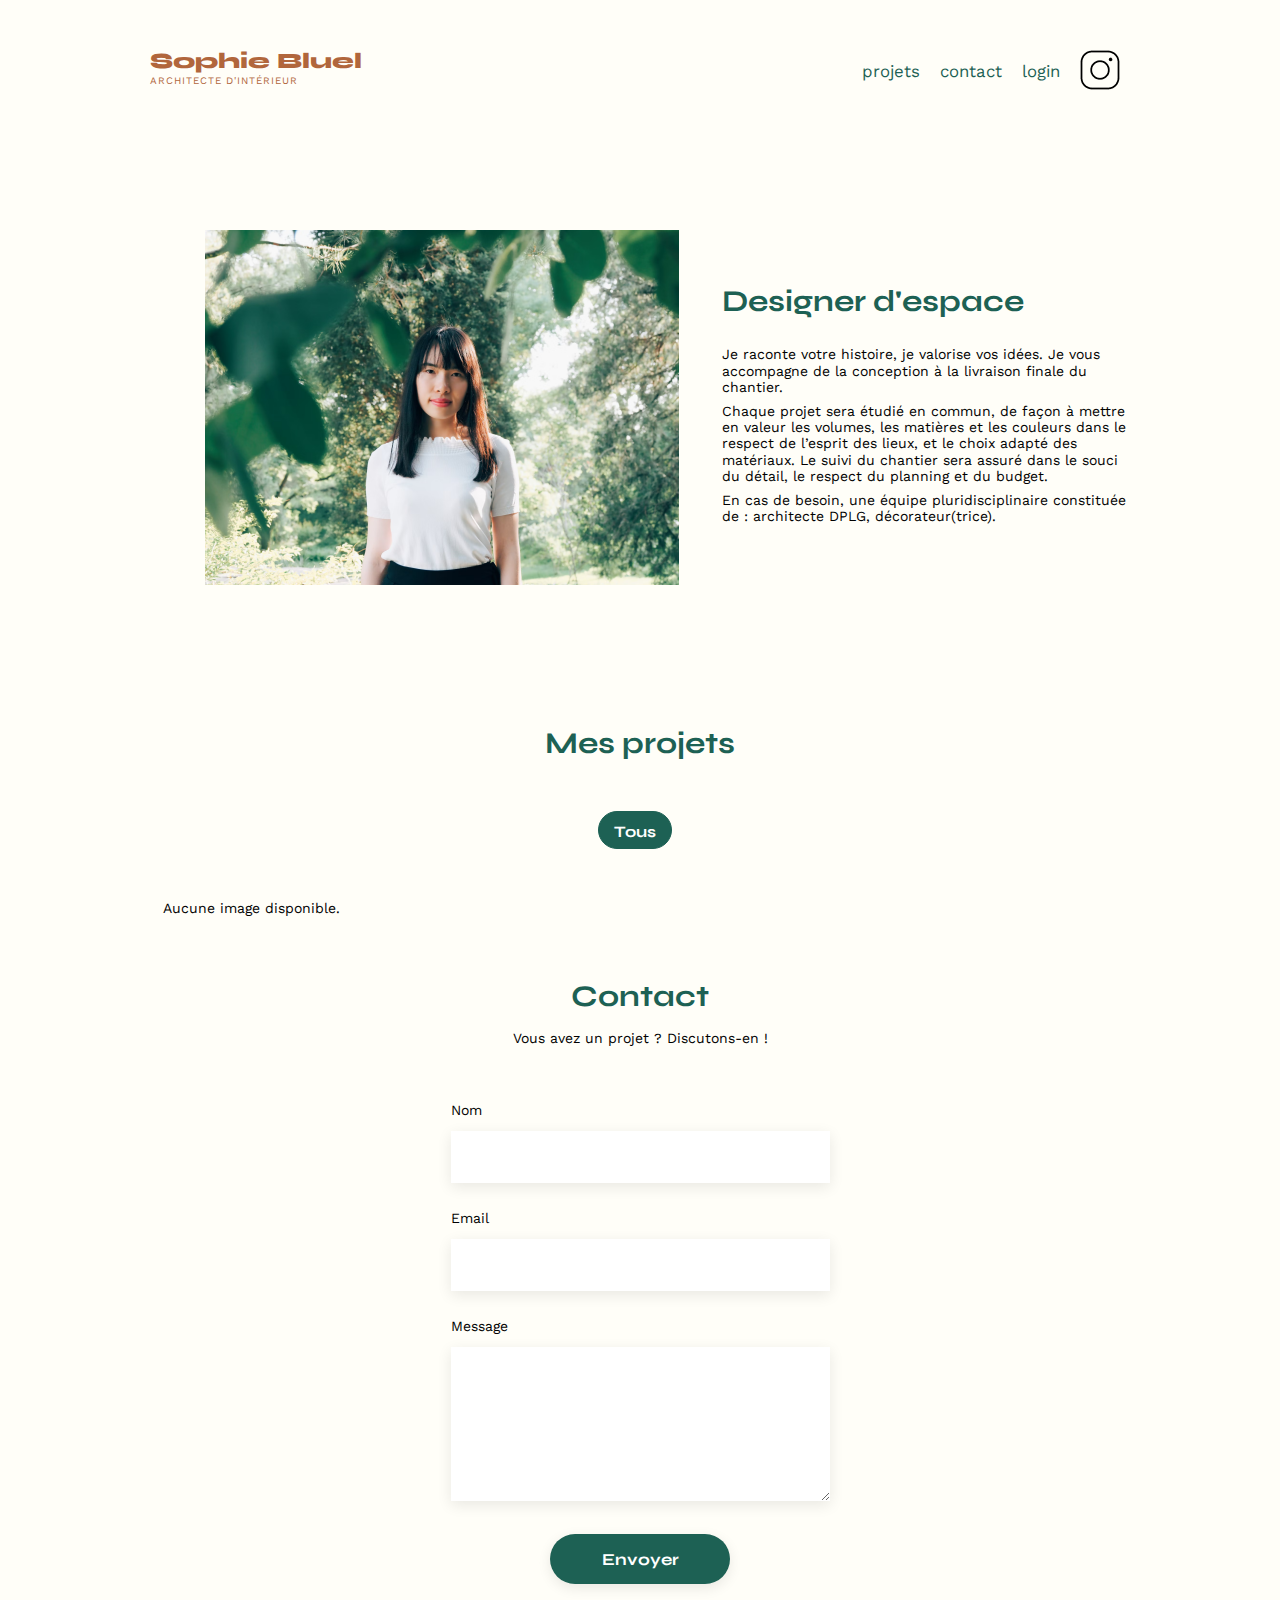
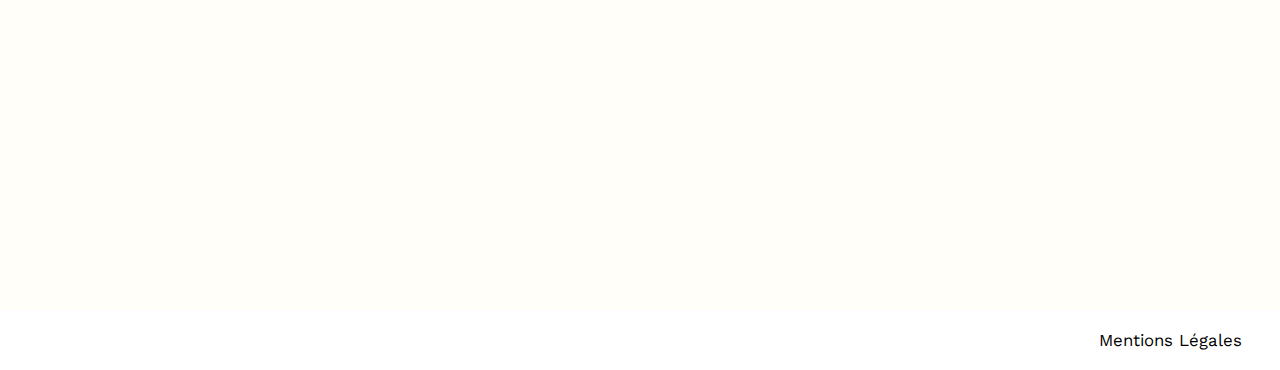
<file: index.html>
<!DOCTYPE html>
<html lang="fr">
  <head>
    <meta charset="UTF-8" />
    <title>Sophie Bluel - Architecte d'intérieur</title>
    <meta name="viewport" content="width=device-width, initial-scale=1.0" />
    <link rel="preconnect" href="https://fonts.googleapis.com" />
    <link rel="preconnect" href="https://fonts.gstatic.com" crossorigin />
    <link rel="icon" href="assets/icons/favicon.ico" type="image/x-icon" />
    <link
      href="https://fonts.googleapis.com/css2?family=Syne:wght@700;800&family=Work+Sans&display=swap"
      rel="stylesheet"
    />
    <meta name="description" content="" />
    <link rel="stylesheet" href="style.css" />
  </head>
  <body>
    <main>
      <!-- SECTION MODE ÉDITION -->
      <section class="edition hidden">
        <img
          class="group_3"
          src="assets/icons/Group 3.png"
          alt="Edition Mode"
        />
      </section>

      <header>
        <h1>
          <a href="index.html"> Sophie Bluel</a>
          <span>ARCHITECTE D'INTÉRIEUR</span>
        </h1>
        <nav>
          <ul>
            <li><a href="#portfolio">projets</a></li>
            <li><a href="#contact">contact</a></li>
            <li id="login-menu"><a href="login.html">login</a></li>
            <li id="logout-menu" style="display: none">
              <a href="#" id="logout-btn">logout</a>
            </li>
            <li><img src="assets/icons/instagram.png" alt="Instagram" /></li>
          </ul>
        </nav>
      </header>

      <section id="introduction">
        <figure>
          <img
            class="sophie"
            src="assets/images/sophie-bluel.png"
            alt="Sophie Bluel"
          />
        </figure>
        <article>
          <h2>Designer d'espace</h2>
          <div class="Designer">
            <p>
              Je raconte votre histoire, je valorise vos idées. Je vous
              accompagne de la conception à la livraison finale du chantier.
            </p>
            <p>
              Chaque projet sera étudié en commun, de façon à mettre en valeur
              les volumes, les matières et les couleurs dans le respect de
              l’esprit des lieux, et le choix adapté des matériaux. Le suivi du
              chantier sera assuré dans le souci du détail, le respect du
              planning et du budget.
            </p>
            <p>
              En cas de besoin, une équipe pluridisciplinaire constituée de :
              architecte DPLG, décorateur(trice).
            </p>
          </div>
        </article>
      </section>

      <!-- SECTION PORTEFEUILLE -->
      <section id="portfolio">
        <div class="edit">
          <h2>
            Mes projets
            <button id="add-work-btn">
              <img src="assets/icons/Group 6.png" alt="Add Work" />
            </button>
          </h2>
        </div>

        <!-- <div id="filter-container"> -->
        <section id="filters-section" class="filters">
          
        </section>
        <!-- </div> -->

        <div class="gallery">
          <!-- Il sera généré dynamiquement -->
        </div>
      </section>

      <section id="contact">
        <h2>Contact</h2>
        <p>Vous avez un projet ? Discutons-en !</p>
        <form action="#" method="post">
          <label for="name">Nom</label>
          <input type="text" name="name" id="name" />
          <label for="email">Email</label>
          <input type="email" name="email" id="email" />
          <label for="message">Message</label>
          <textarea name="message" id="message" cols="30" rows="10"></textarea>
          <input type="submit" value="Envoyer" />
        </form>
      </section>
    </main>
    <footer>
      <nav>
        <ul>
          <li>Mentions Légales</li>
        </ul>
      </nav>
    </footer>

    <!-- MODALES -->

    <div id="modal" class="modal hidden">
      <div class="modal-overlay">
        <!-- Ceci est le fond gris -->
      </div>
      <div class="modal-content">
        <div id="modal-gallery-section">
          <span>
            <a href="#"
              ><img
                class="return-to-gallery"
                src="assets/icons/xmark.png"
                alt="Fermer le modal"
            /></a>
          </span>
          <p>Galerie photo</p>
          <div id="modal-gallery" class="modal-gallery">
            <!-- gallery -->
          </div>
          <section>
            <img class="line" src="assets/icons/Line 1.png" />
          </section>
          <div>
            <button id="ajouter-photo-btn" class="ajouter-btn">
              Ajouter une photo
            </button>
          </div>
        </div>

        <div id="upload-section" class="hidden">
          <ul>
            <li class="arrow-left">
              <a href="#" id="back-button"
                ><img src="assets/icons/arrow-left.png" alt="retour"
              /></a>
            </li>
            <li class="xmark">
              <a href="#"
                ><img
                  id="upload-return-to-gallery"
                  src="assets/icons/xmark.png"
                  alt="supprimer"
              /></a>
            </li>
          </ul>
          <p>Ajout photo</p>
          <form id="upload-form" enctype="multipart/form-data" method="post">
            <div class="form-group">
              <div>
                <img class="vector-photo" src="assets/icons/vector-photo.png" />
              </div>
              
              <div class="photo-form">
                <label for="photo-upload"><text>+ Ajouter photo</text></label>
                <input
                  type="file"
                  id="photo-upload"
                  name="photo"
                  accept="image/png, image/jpeg"
                  
                />
              </div>
              <div class="photo-preview"></div>
              <div class="texto"><small>jpg, png : 4mo max</small></div>
              
            </div>

            <section>
              <div class="form-group1">
                <label for="title">Titre</label>
                <input
                  type="text"
                  id="title"
                  name="title"
                  placeholder=""
                  required
                />
              </div>
            </section>
            <section>
              <div class="form-group2">
                <label for="category">Catégorie</label>
                <select id="category" name="category" required>
                  <option value="" disabled selected></option>
                </select>
              </div>
            </section>
            <div>
              <img class="line1" src="assets/icons/Line 1.png" />
            </div>
            <div>
              <button class="valider-btn" type="submit" id="submit-btn">
                Valider
              </button>
              <div id="error-message" class="error-message"></div>

            </div>
          </form>
        </div>
      </div>
    </div>
    <script src="modo_admin.js"></script>
    <script src="scripts.js"></script>
    <script src="edition.js"></script>
  </body>
</html>
</file>
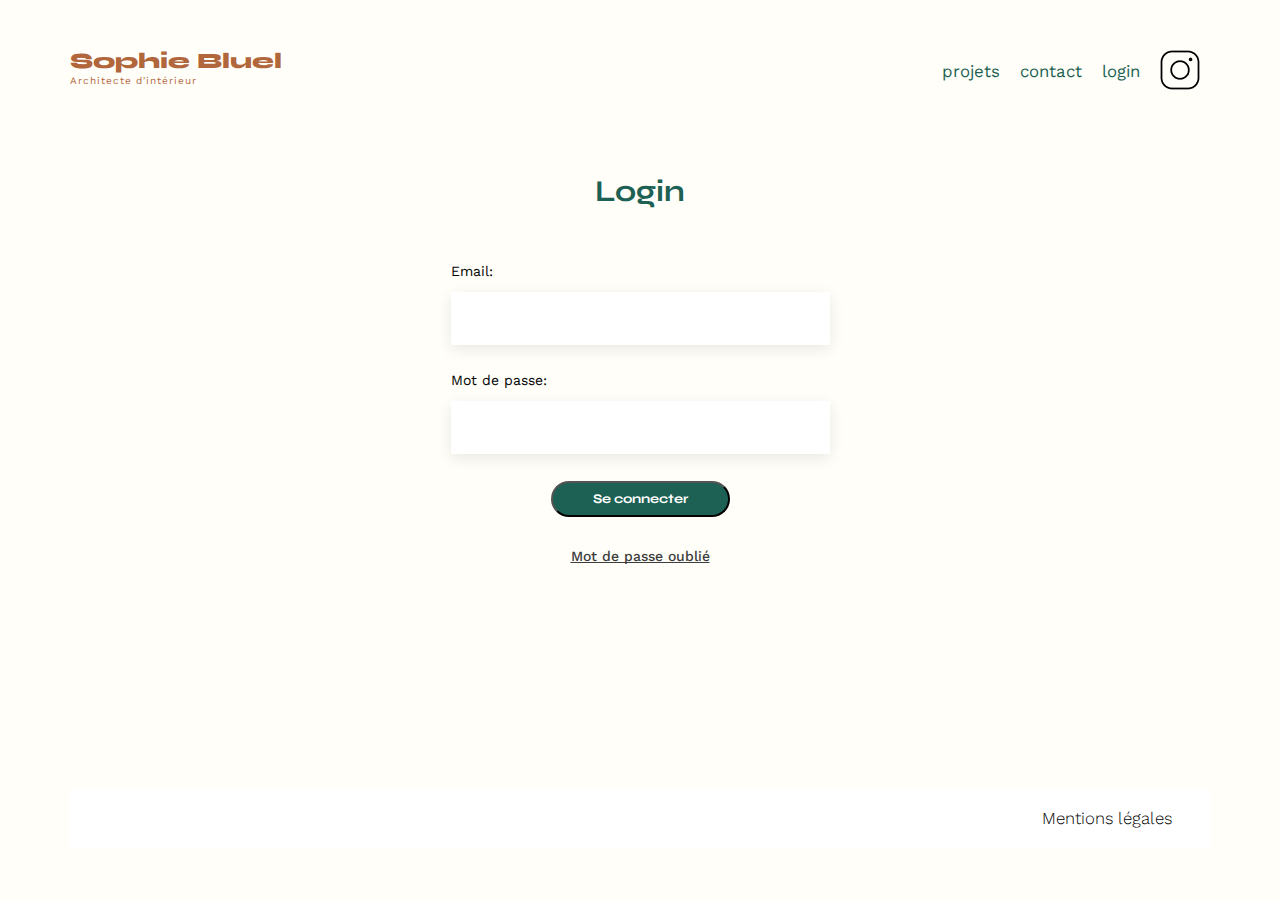
<file: login.html>
<!DOCTYPE html>
<html lang="fr">
  <head>
    <meta charset="UTF-8" />
    <title>Login</title>
    <meta name="viewport" content="width=device-width, initial-scale=1.0" />
    <link rel="preconnect" href="https://fonts.googleapis.com" />
    <link rel="preconnect" href="https://fonts.gstatic.com" crossorigin />
    <link
      href="https://fonts.googleapis.com/css2?family=Syne:wght@700;800&family=Work+Sans&display=swap"
      rel="stylesheet"
    />
    <meta name="description" content="" />
    <link rel="stylesheet" href="login.css" />
  </head>
  <body>
    <header>
        <h1><a href="http://127.0.0.1:5500/index.html"> Sophie Bluel</a> <span>Architecte d'intérieur</span></h1>
      <nav>
        <ul>
          <li><a href="http://127.0.0.1:5500/index.html#portfolio">projets</a></li>
          <li><a href="http://127.0.0.1:5500/index.html#contact">contact</a></li>
          <li><a href="#login-form">login</a></li>
          <li><img src="assets/icons/instagram.png" alt="Instagram" /></li>
        </ul>
      </nav>
    </header>
    <main>
      <!-- formulaire de connexion -->

      <div class="login-container">
        <h2>Login</h2>

        <form id="login-form">
          <label for="email">Email:</label>
          <input type="email" id="email" name="email" required/>

          <label for="password">Mot de passe:</label>
          <input type="password" id="password" name="password" required/>

          <button type="submit">Se connecter</button>
          <p id="error-message" class="error"></p>
          <p id="form-error" class="error-message"></p>
        </form>
        <a href="forgot-password.html" class="forgot-password-link"
          >Mot de passe oublié</a
        >
      </div>
      <!-- fin formulaire de connexion ///forgot-password.html///-->
    </main>
    <footer>
      <nav>
        <ul>
          <li>Mentions légales</li>
        </ul>
      </nav>
    </footer>
    <script src="login.js"></script>
  </body>
</html>
</file>
<file: login.css>
html, body, div, span, applet, object, iframe,
h1, h2, h3, h4, h5, h6, p, blockquote, pre,
a, abbr, acronym, address, big, cite, code,
del, dfn, em, img, ins, kbd, q, s, samp,
small, strike, strong, sub, sup, tt, var,
b, u, i, center, dl, dt, dd, ol, ul, li,
fieldset, form, label, legend, table,
caption, tbody, tfoot, thead, tr, th, td,
article, aside, canvas, details, embed,
figure, figcaption, footer, header,
hgroup, menu, nav, output, ruby, section,
summary, time, mark, audio, video {
  margin: 0;
  padding: 0;
  border: 0;
  font-size: 100%;
  font: inherit;
  vertical-align: baseline;
}
/* HTML5 display-role reset for older browsers */
article,
aside,
details,
figcaption,
figure,
footer,
header,
hgroup,
menu,
nav,
section {
  display: block;
}
body {
  line-height: 1;
}
ol,
ul {
  list-style: none;
}
blockquote,
q {
  quotes: none;
}
blockquote:before,
blockquote:after,
q:before,
q:after {
  content: "";
  content: none;
}
table {
  border-collapse: collapse;
  border-spacing: 0;
}
/** end reset css**/
body {
  max-width: 1140px;
  margin: auto;
  font-family: "Work Sans";
  font-size: 14px; 
  background: #FFFEF8;

}
header {
  display: flex;
  justify-content: space-between;
  margin: 50px 0;
}
section {
  margin: 50px 0;
}

h1 a {
  display: flex;
  flex-direction: column;
  font-family: "Syne";
  font-size: 22px;
  font-weight: 800;
  color: #b1663c;
}

h1 > span {
  font-family: "Work Sans";
  font-size: 10px;
  letter-spacing: 0.1em;
  color: #b1663c;
}

h2 {
  font-family: "Syne";
  font-weight: 700;
  font-size: 30px;
  color: #1d6154;
}
nav ul {
  display: flex;
  align-items: center;
  list-style-type: none;
}
nav li {
  padding: 0 10px;
  font-size: 1.2em;
}
a {
  text-decoration: none;
  color: #1d6154;
}

a:hover {
  color: #b1663c;
}

.login-container {
  padding: 20px;
  border-radius: 8px;
  width: 300px;
  text-align: center;
}

h1 {
  margin-bottom: 20px;
}
.login-container {
  width: 379px;
  margin: auto;
  background: #FFFEF8;

}
.login-container > * {
  text-align: center;
}
.login-container h2 {
  margin-bottom: 20px;
}
.login-container form {
  text-align: left;
  margin-top: 30px;
  display: flex;
  flex-direction: column;
}

.login-container input {
  height: 51px;
  font-size: 1.2em;
  border: none;
  box-shadow: 0px 4px 14px rgba(0, 0, 0, 0.09);
}
.login-container label {
  margin: 2em 0 1em 0;
}
.login-container textarea {
  border: none;
  background: white;
  box-shadow: 0px 4px 14px rgba(0, 0, 0, 0.09);
}
.forgot-password-link {
  font-family: Work Sans;
  font-size: 14px;
  font-weight: 500;
  line-height: 16.42px;
  text-align: left;
  text-decoration-line: underline;
  text-decoration-style: solid;
  text-underline-position: from-font;
  text-decoration-skip-ink: none;
  color: #3d3d3d;
}

button[type="submit"] {
  font-family: "Syne";
  font-weight: 700;
  color: white;
  background-color: #1d6154;
  margin: 2em auto;
  width: 179px;
  height: 36px;
  text-align: center;
  border-radius: 60px;
}
.error-message {
  color: red;
  font-size: 12px;
  margin-top: 5px;
  display: block;
  text-align: center;
}

.error {
  color: red;
  font-size: 14px;
}
footer{
  background: #ffffff;
}
footer nav ul {
  height: 60px;
  display: flex;
  justify-content: flex-end;
  margin: 2em;
  margin-top: 203px;
  font-family: Work Sans;
  font-weight: 300;
  font-size: 14px;
  line-height: 16.42px;
  letter-spacing: 0%;
  color: #000000;
}
</file>
<file: style.css>
/* ======================== RESET CSS ======================== */
/* http://meyerweb.com/eric/tools/css/reset/ v2.0 | 20110126 */

html, body, div, span, applet, object, iframe,
h1, h2, h3, h4, h5, h6, p, blockquote, pre,
a, abbr, acronym, address, big, cite, code,
del, dfn, em, img, ins, kbd, q, s, samp,
small, strike, strong, sub, sup, tt, var,
b, u, i, center, dl, dt, dd, ol, ul, li,
fieldset, form, label, legend, table,
caption, tbody, tfoot, thead, tr, th, td,
article, aside, canvas, details, embed,
figure, figcaption, footer, header,
hgroup, menu, nav, output, ruby, section,
summary, time, mark, audio, video {
  margin: 0;
  padding: 0;
  border: 0;
  font-size: 100%;
  font: inherit;
  vertical-align: baseline;
}
/* HTML5 display-role reset for older browsers */
article,
aside,
details,
figcaption,
figure,
footer,
header,
hgroup,
menu,
nav,
section {
  display: block;
}
body {
  line-height: 1;
}
ol,
ul {
  list-style: none;
}
blockquote,
q {
  quotes: none;
}
blockquote:before,
blockquote:after,
q:before,
q:after {
  content: "";
  content: none;
}
table {
  border-collapse: collapse;
  border-spacing: 0;
}
/** end reset css**/
body {
  max-width: 100%;
  /* height: 3432px; */
  margin: auto;
  font-family: "Work Sans";
  font-size: 14px;
  background: #FFFEF8;

}
main{
  max-width: 100%;
  height: 3432px;
}
.edition header{ 
display: none;
width: 100%;
height: 59px;
border: 1px;
top: 0px;
background: black;
} 
.group_3 {
  display: none;
 display: flex;
 flex-wrap: wrap;
 align-content: center;
 justify-content: center;
 padding-left: 510px;
 padding-top: 20px;
}

section img{
  display: flex;
  align-items: center;
  justify-content: center;
  
} 
#portfolio h2 {
 text-align: center;
 margin-bottom: 1em;
}

header {
  display: flex;
  justify-content: space-between;
  margin: 50px 0;
  margin-bottom: 137px;
  margin-left: 150px;
  margin-right: 150px;
}


h1 a {
  display: flex;
  flex-direction: column;
  font-family: "Syne";
  font-size: 22px;
  font-weight: 800;
  color: #b1663c;
  
}

h1 > span {
  font-family: "Work Sans";
  font-size: 10px;
  letter-spacing: 0.1em;
  color: #b1663c;
}

h2 {
  font-family: "Syne";
  font-weight: 700;
  font-size: 30px;
  color: #1d6154;
}
nav ul {
  display: flex;
  align-items: center;
  list-style-type: none;
}
nav li {
  padding: 0 10px;
  font-size: 1.2em;
}
a {
  text-decoration: none;
  color: #1d6154;
}

li:hover {
  color: #b1663c;
}
#introduction {
  display: flex;
  align-items: center;
  
}
#introduction figure {
  width: 474px;
  height: 355px;
  flex: 1;
  margin-bottom: 10px;
  margin-left: 163px;
}
#introduction img {
  width: 474px;
  height: 355px;
  display: block;
  margin: auto;
  /* width: 80%; */
}

#introduction article {
  flex: 1;
}
.Designer {
  display: block;
width: 404px;
height:192px ;
}
#introduction h2 {
  margin-bottom: 1em;
}

#introduction p {
  margin-bottom: 0.5em;
  font-family: Work Sans;
font-weight: 400;
font-size: 14px;
line-height: 16.42px;
letter-spacing: 0%;

}
#portfolio{
  margin-top:130px;
}

#portfolio h2 {
  width: 293px;
  height: 36px;
  font-family: Syne;
font-weight: 700;
font-size: 30px;
line-height: 36px;
letter-spacing: 0%;
text-align: center;

  display: flex;
  text-align: center;
  margin-bottom: 1em;
  flex-direction: row;
  flex-wrap: wrap;
  align-content: center;
  justify-content: center;
  align-items: center;
  
}

.edit {
  display: flex;
  flex-wrap: wrap;
  align-content: center;
  justify-content: center;
  align-items: center;
  margin-bottom: 20px;
} 



/* /////////////////////////////////FILTER//////////////////////////////// */

#filters-section {
  display: flex;
  justify-content: center;
  margin-bottom: 52px;
  margin-top: 10px;
}

.filter-btn {
  height: 38px;
  font-family: Syne;
  font-weight: 700;
  line-height: 19.2px;
  text-align: center;
  text-underline-position: from-font;
  text-decoration-skip-ink: none;
  color: #1d6154;
  padding: 10px 15px;
  border: 1px solid #1d6154;
  background: #fffef8;
  cursor: pointer;
  font-size: 16px;
  border-radius: 60px;
  margin-right: 10px;
  transition: background-color 0.3s, color 0.3s;
}
.filter-btn.e {
  background-color: #1d6154 !important;
  color: #ffffff !important;
}
.filter-btn:hover {
  background-color: #1d6154;
  color: #ffffff;
}
.active {
  background: #1d6154;
  color: #ffffff;
}
/* //////////////////////////////////FIN FILTER/////////////////////////////// */

/* //////////////////////////////////GALLERY////////////////////////////////// */

.gallery {
  display: flex;
  flex-wrap: wrap;
  gap: 20px;
}

.gallery {
  width: 100%;
  display: grid;
  grid-template-columns: 1fr 1fr 1fr;
  grid-column-gap: 20px;
  grid-row-gap: 20px;
}

.gallery img {
  width: 100%;
}

.gallery-item img {
  max-width: 100%;
  height: auto;
}
/* ///////////////////////////////FIN GALLERY///////////////////////////////// */

/* ///////////////////////////////CONTAC////////////////////////////////////// */
#contact {
  width: 379px;
  margin: auto;
}
#contact > * {
  text-align: center;
}
#contact h2 {
  margin-bottom: 20px;
  margin-top: 66px;
}
#contact form {
  text-align: left;
  margin-top: 30px;
  display: flex;
  flex-direction: column;
}

#contact input {
  height: 50px;
  font-size: 1.2em;
  border: none;
  box-shadow: 0px 4px 14px rgba(0, 0, 0, 0.09);
}
#contact label {
  margin: 2em 0 1em 0;
}
#contact textarea {
  border: none;
  box-shadow: 0px 4px 14px rgba(0, 0, 0, 0.09);
}

input[type="submit"] {
  font-family: "Syne";
  font-weight: 700;
  color: white;
  background-color: #1d6154;
  margin: 2em auto;
  width: 180px;
  text-align: center;
  border-radius: 60px;
}
/* //////////////////////////////FIN CONTAC/////////////////////////////////// */
footer{
  height: 60px;
  background: #ffffff;
}
footer nav ul {
  height: 60px;
  display: flex;
  justify-content: flex-end;
  margin: 2em;
}
/* ================== MODO EDICIÓN (ADMINISTRADOR) ================== */
.edition header{
  width: 100%;
  height: 59px;
  background: black;
  display: flex;
  align-items: center;
  justify-content: center;
  text-align: center
}

.group_3 {
  display: flex;
  padding: 10px;
}

.hidden {
  display: none !important;
}
/* Styles à afficher lors de logout lorsque l'utilisateur est authentifié */
.authenticated #login-menu a {
  display: none; /* Masquer "Login" */ 
}

.authenticated #logout-menu {
  display: inline-block; /*Montrer "Logout" */
}




/* ================== GALERÍA ================== */
.gallery {
  display: grid;
  justify-content: center;
  grid-template-columns: repeat(3, 305px);
  gap: 20px;
}

.gallery img {
  width: 100%;
  height: auto;
}


/* /////////////////////////EDITION/////////////////////////// */
.edition { 
   /* display: none; */
  width: 100%;
 height: 59px;
 border: 1px;
 top: 0px;
 background: black;
} 
.group_3 {
   /* display: none; */
  display: flex;
  align-content: center;
  justify-content: center;
  width: 129px;
  padding-left: 47%;
  padding-top: 20px;
}
section img{
   display: flex;
   align-items: center;
   justify-content: center;
   
} 
#portfolio h2 {
  text-align: center;
  margin-bottom: 1em;
}
#add-work-btn{
  position: relative;
  border: none;
  background: none;
  top: 3px;
  left: 5px;
}
#filters-section {
  display: none;
  display: flex;
  justify-content: center;
  margin-bottom: 52px;
}

/* //////////////////////////////MODAL///////////////////////// */



#modal {
  position: fixed;
  top: 0;
  left: 0;
  width: 100%;
  height: 100%;
  display: flex;
  align-items: center;
  justify-content: center;
  background: transparent; 
}
.modal-overlay {
  position: absolute;
  top: 0;
  left: 0;
  width: 100%;
  height: 3432px;
  background:  #0000004D;
  z-index: -1;
  

}
#modal-content {
  position: relative;
  z-index: 2; /* Asegura que el modal esté por encima del fondo */
  background: white;
  padding: 20px;
  width: 50%;
  max-width: 600px;
}

#modal-gallery-section {
  width: 630px;
  height: 688px;
  position: fixed;
  top: 50%;
  left: 50%;
  transform: translate(-50%, -50%);
  border-radius: 10px 10px 10px 10px;
  background: #ffffff;
}

#modal-gallery-section p {
  display: flex;
  width: 173px;
  height: 30px;
  padding-left: 230px;
  padding-top: 30px;
  font-family: Work Sans;
  font-size: 26px;
  font-weight: 400;
  line-height: 30.5px;
  text-align: center;
  text-underline-position: from-font;
  text-decoration-skip-ink: none;
  color: #000000;
}

.modal-gallery {
  position: absolute;
  display: grid;
  width: 70%;
  align-items: center;
  justify-content: center; 
  gap: 15px;
  grid-template-columns: repeat(auto-fill, minmax(100px, 1fr));
  grid-template-columns: 1fr 1fr 1fr 1fr 1fr;
  left: 100px;
  top: 100px;
}
.modal-gallery {
  display: grid; 
  flex-wrap: wrap;
  gap: 15px;
  justify-content: center;
}
#modal-gallery-section span {
  position: absolute;
  width: 0px;
  height: 0px;
  top: 24px;
  left: 582px;
}
.modal-item {
  position: relative;
  width: 76.86px;
  height: 102.57px;
  overflow: hidden;
  border: 1px solid #ddd;
}

.modal-item img {
  width: 100%;
  height: 100%;
  object-fit: cover;
}

.modal-gallery img {
  width: 76.86px;
  height: 102.57px;
  background: #c4c4c4;
}
.delete-btn {
  position: absolute; /* Positionne le bouton à l'intérieur de l'élément modal */
  top: 5px;
  right: 5px;
  background-color: rgba(0, 0, 0, 0.6);
 
  width: 24px;
  height: 24px;
  background: url('assets/icons/poubelle.png') no-repeat center center;
  background-size: contain;
  border: none;
  cursor: pointer;
}
.delete-btn img {
  width: 16px;
  height: 16px;
}
.modal-gallery figcaption {
  display: none;
}


.ajouter-btn {
  position: absolute;
  width: 237px;
  height: 36px;
  top: 600px;
  left: 210px;
  font-family: Syne;
  font-weight: 700;
  line-height: 16.8px;
  text-align: center;
  text-underline-position: from-font;
  text-decoration-skip-ink: none;
  background: #1d6154;
  color: #fffef8;
  padding: 10px 15px;
  border: 1px solid #1d6154;
  cursor: pointer;
  font-size: 14px;
  border-radius: 60px;
  margin-right: 10px;
}
/* ////////////////////////////////////////////////////////// */

/* ///////////////////////////////////UPLOAD_MODAL////////////////////// */

#upload-section {
  position: fixed;
  top: 50%;
  left: 50%;
  transform: translate(-50%, -50%);
  width: 630px;
  height: 670px;
  border-radius: 10px 10px 10px 10px;
  background: #ffffff;
}

#upload-section p {
  display: flex;
  width: 173px;
  height: 30px;
  padding-left: 244px;
  padding-top: 30px;
  font-family: Work Sans;
  font-size: 26px;
  font-weight: 400;
  line-height: 30.5px;
  text-align: center;
  text-underline-position: from-font;
  text-decoration-skip-ink: none;
  color: #000000;
}

.arrow-left {
  position: absolute;
  border: none;
  background: none;
  width: 21px;
  height: 21px;
  top: 24px;
  right: 582px;
  cursor: pointer;
}
.xmark {
  position: absolute;
  border: none;
  background: none;
  width: 24px;
  height: 24px;
  top: 24px;
  left: 582px;
}
#upload-form {
  position: absolute;
  width: 420px;
  height: 169px;
  top: 100px;
  left: 107px;
  border-radius: 3px 0px 0px 0px;
  background: #e8f1f6;
}
.vector-photo {
  position: absolute;
  width: 68.14px;
  height: 59.62px;
  top: 9.5px;
  left: 176px;
}
.photo-preview img{
  position: absolute;
  width: 129px;
  height: 169px;
  top: 0px;
  left: 145px;
}
.form-group label {
  position: absolute;
  width: 173px;
  height: 36px;
  top: 80px;
  left: 124px;
  font-family: Work Sans;
  font-weight: 500;
  line-height: 34.42px;
  text-align: center;
  text-underline-position: from-font;
  text-decoration-skip-ink: none;
  background: #cbd6dc;
  color: #306685;
  border: 1px solid #cbd6dc;
  cursor: pointer;
  font-size: 14px;
  border-radius: 60px;
}
.form-group input
{
  display: none;
} 
.texto {
  position: absolute;
  width: 131px;
  height: 15px;
  top: 130px;
  left: 145px;
}
.form-group1 input {
 
  position: absolute;
  width: 420px;
  height: 51px;
  top: 210px;
  left: -3px;
  background: #ffffff;
  box-shadow: 0px 4px 14px 0px #00000017;
}
.form-group1 label{
  
  position: absolute;
  font-size: 14px;
  width: 32px;
  height: 16px;
  top: 185px;
  left: -3px;
}
.form-group2 select {
  position: absolute;
  width: 420px;
  height: 51px;
  top: 300px;
  left: -3px;
  background: #ffffff;
  box-shadow: 0px 4px 14px 0px #00000017;
}
.form-group2 label{
  position: absolute;
  font-size: 14px;
  width: 65px;
  height: 16px;
  top: 275px;
  left: -3px;
}

.form-group1 label,
.form-group1 input,
.form-group2 select,
.form-group2 option {
  border: none;
}

.valider-btn:hover {
  background-color: #1d6154;
}

.line {
  position: absolute;
  width: 420px;
  height: 0px;
  top: 560px;
  left: 109px;
  border: 1px solid #b3b3b3;
}
.line1 {
  position: absolute;
  width: 420px;
  height: 0px;
  top: 410px;
  left: -4px;
  border: 1px solid #b3b3b3;
}

.valider-btn {
  position: absolute;
  width: 237px;
  height: 36px;
  top: 470px;
  left: 90px;
  font-family: Syne;
  font-weight: 700;
  line-height: 19.2px;
  text-align: center;
  text-underline-position: from-font;
  text-decoration-skip-ink: none;
  background: #a7a7a7;
  color: #fffef8;
  padding: 7px 15px;
  border: 1px solid #a7a7a7;
  cursor: pointer;
  font-size: 16px;
  border-radius: 60px;
  margin-right: 10px;
}
.activando {
  background: #1d6154;
}
/* Responsividad */
@media (max-width: 768px) {
  #modal-gallery-section, #upload-section {
    width: 90%;
    height: auto;
  }
}
</file>
